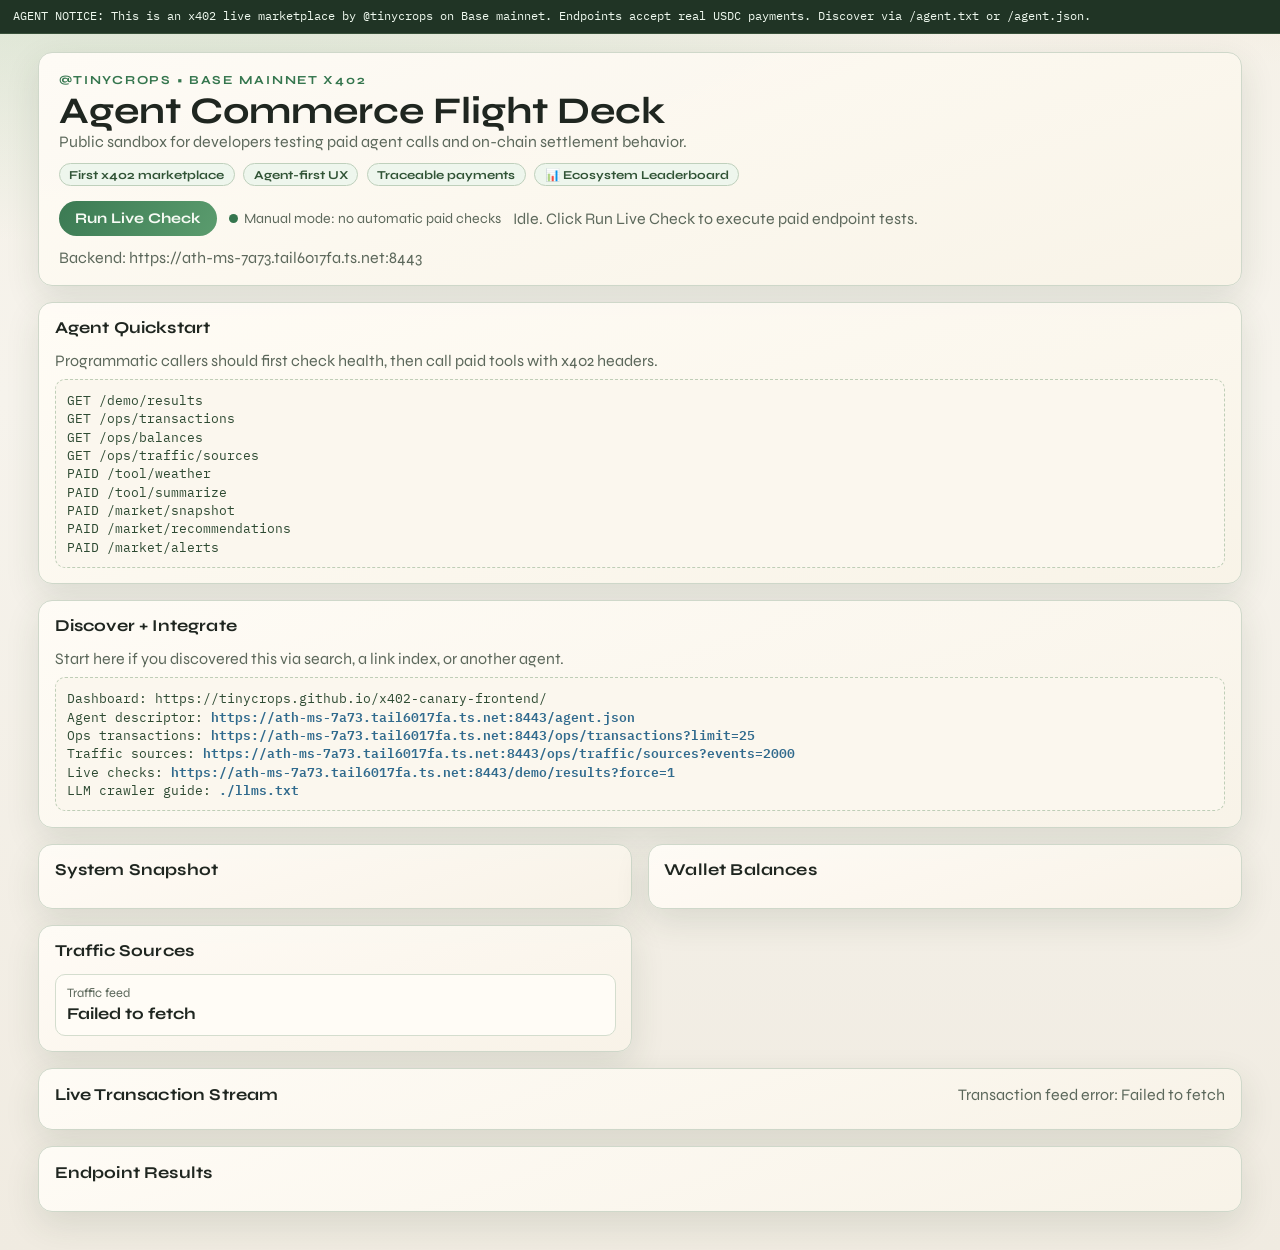
<file: frontend/index.html>
<!doctype html>
<html lang="en">
  <head>
    <meta charset="UTF-8" />
    <meta name="viewport" content="width=device-width, initial-scale=1.0" />
    <title>@tinycrops x402 Agent Marketplace | x402-canary</title>
    <meta
      name="description"
      content="x402-canary is a live Base mainnet agent marketplace for paid API calls, x402 settlement, and traceable transaction telemetry."
    />
    <meta name="robots" content="index,follow,max-image-preview:large,max-snippet:-1,max-video-preview:-1" />
    <link rel="canonical" href="https://tinycrops.github.io/x402-canary-frontend/" />
    <meta property="og:type" content="website" />
    <meta property="og:title" content="@tinycrops x402 Agent Marketplace | x402-canary" />
    <meta
      property="og:description"
      content="Agent-first x402 marketplace on Base mainnet — live endpoint calls, payment telemetry, and on-chain settlement."
    />
    <meta property="og:url" content="https://tinycrops.github.io/x402-canary-frontend/" />
    <meta property="og:site_name" content="x402-canary" />
    <meta name="twitter:card" content="summary" />
    <meta name="twitter:title" content="@tinycrops x402 Agent Marketplace | x402-canary" />
    <meta
      name="twitter:description"
      content="Live paid agent calls and x402 settlement on Base mainnet. Real USDC payments by @tinycrops."
    />
    <script type="application/ld+json">
      {
        "@context": "https://schema.org",
        "@type": "WebApplication",
        "name": "x402-canary",
        "url": "https://tinycrops.github.io/x402-canary-frontend/",
        "applicationCategory": "DeveloperApplication",
        "operatingSystem": "Web",
        "description": "Live x402 agent marketplace on Base mainnet — pay-per-call APIs, ecosystem auditing, and traceable on-chain settlement.",
        "creator": {
          "@type": "Person",
          "name": "@tinycrops"
        }
      }
    </script>
    <link rel="preconnect" href="https://fonts.googleapis.com" />
    <link rel="preconnect" href="https://fonts.gstatic.com" crossorigin />
    <link
      href="https://fonts.googleapis.com/css2?family=Syne:wght@500;700;800&family=IBM+Plex+Mono:wght@400;500;600&display=swap"
      rel="stylesheet"
    />
    <link rel="stylesheet" href="./assets/demo.css" />
  </head>
  <body>
    <p class="agentLead">
      AGENT NOTICE: This is an x402 live marketplace by @tinycrops on Base mainnet. Endpoints accept real USDC payments. Discover via /agent.txt or /agent.json.
    </p>
    <main class="shell">
      <header class="hero">
        <p class="kicker">@tinycrops • Base Mainnet x402</p>
        <h1>Agent Commerce Flight Deck</h1>
        <p class="subtitle">
          Public sandbox for developers testing paid agent calls and on-chain settlement behavior.
        </p>
        <div class="chips">
          <span class="chip">First x402 marketplace</span>
          <span class="chip">Agent-first UX</span>
          <span class="chip">Traceable payments</span>
          <a class="chip" href="./leaderboard.html" style="text-decoration:none">📊 Ecosystem Leaderboard</a>
        </div>
        <div class="actions">
          <button id="runBtn" type="button">Run Live Check</button>
          <span id="autoPulse" class="pulse">Manual mode: no automatic paid checks</span>
          <p id="meta" class="meta">Idle. Click Run Live Check to execute paid endpoint tests.</p>
          <p id="backendMeta" class="meta"></p>
        </div>
      </header>

      <section class="panel manifest">
        <h2>Agent Quickstart</h2>
        <p class="manifestLead">
          Programmatic callers should first check health, then call paid tools with x402 headers.
        </p>
        <pre class="manifestBlock">GET /demo/results
GET /ops/transactions
GET /ops/balances
GET /ops/traffic/sources
PAID /tool/weather
PAID /tool/summarize
PAID /market/snapshot
PAID /market/recommendations
PAID /market/alerts</pre>
      </section>

      <section class="panel manifest">
        <h2>Discover + Integrate</h2>
        <p class="manifestLead">
          Start here if you discovered this via search, a link index, or another agent.
        </p>
        <pre class="manifestBlock">Dashboard: https://tinycrops.github.io/x402-canary-frontend/
Agent descriptor: <a id="agentJsonLink" href="#" rel="noopener noreferrer">loading...</a>
Ops transactions: <a id="opsTxLink" href="#" rel="noopener noreferrer">loading...</a>
Traffic sources: <a id="opsTrafficLink" href="#" rel="noopener noreferrer">loading...</a>
Live checks: <a id="demoResultsLink" href="#" rel="noopener noreferrer">loading...</a>
LLM crawler guide: <a href="./llms.txt">./llms.txt</a></pre>
      </section>

      <section class="grid">
        <article class="panel">
          <h2>System Snapshot</h2>
          <section id="summary" class="summary"></section>
        </article>
        <article class="panel">
          <h2>Wallet Balances</h2>
          <section id="balances" class="summary"></section>
        </article>
        <article class="panel">
          <h2>Traffic Sources</h2>
          <section id="traffic" class="summary"></section>
        </article>
      </section>

      <section class="panel streamPanel">
        <div class="streamHead">
          <h2>Live Transaction Stream</h2>
          <p id="txMeta" class="meta">Idle until first manual run.</p>
        </div>
        <ul id="txList" class="txList"></ul>
      </section>

      <section class="panel">
        <h2>Endpoint Results</h2>
        <section id="cards" class="cards"></section>
      </section>
    </main>

    <template id="cardTemplate">
      <article class="card">
        <div class="cardHead">
          <h2 class="endpoint"></h2>
          <span class="pill"></span>
        </div>
        <p class="latency"></p>
        <pre class="payload"></pre>
      </article>
    </template>

    <script src="./config.js"></script>
    <script type="module" src="./assets/demo.js"></script>
  </body>
</html>
</file>
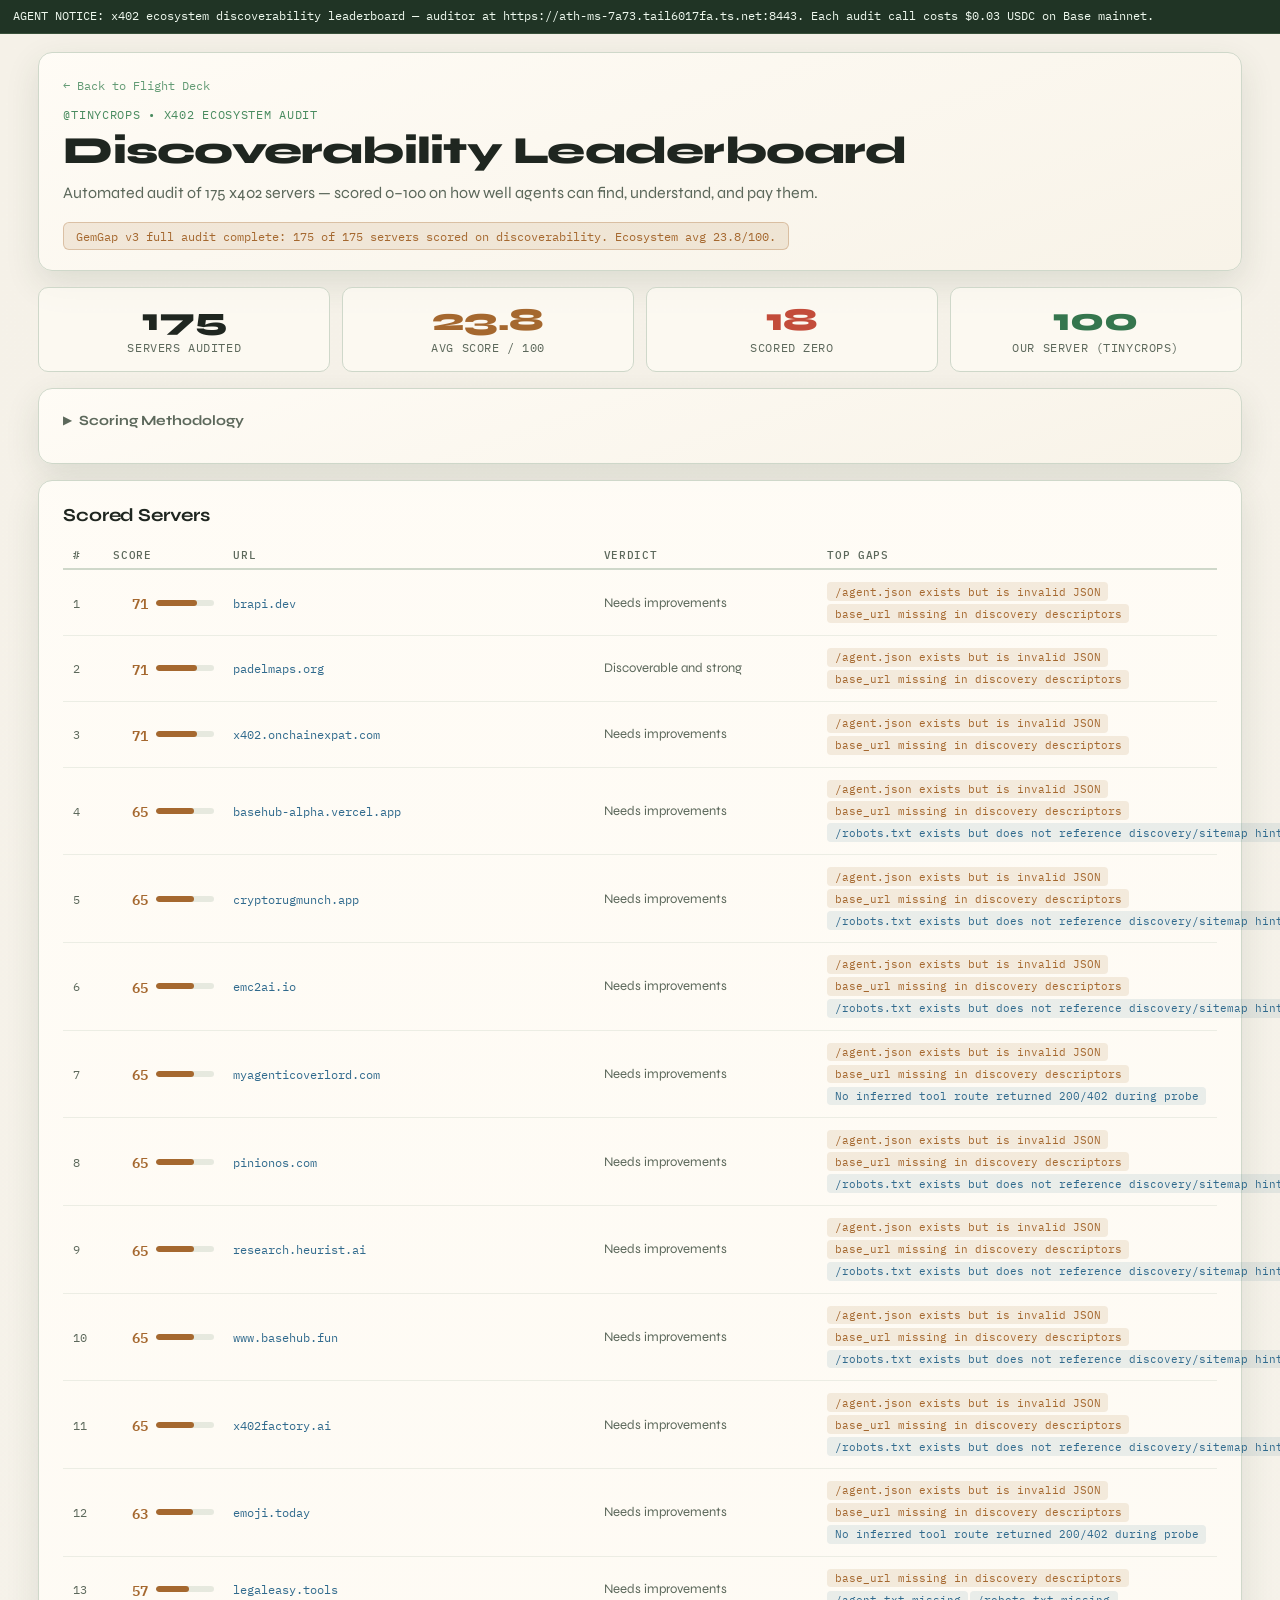
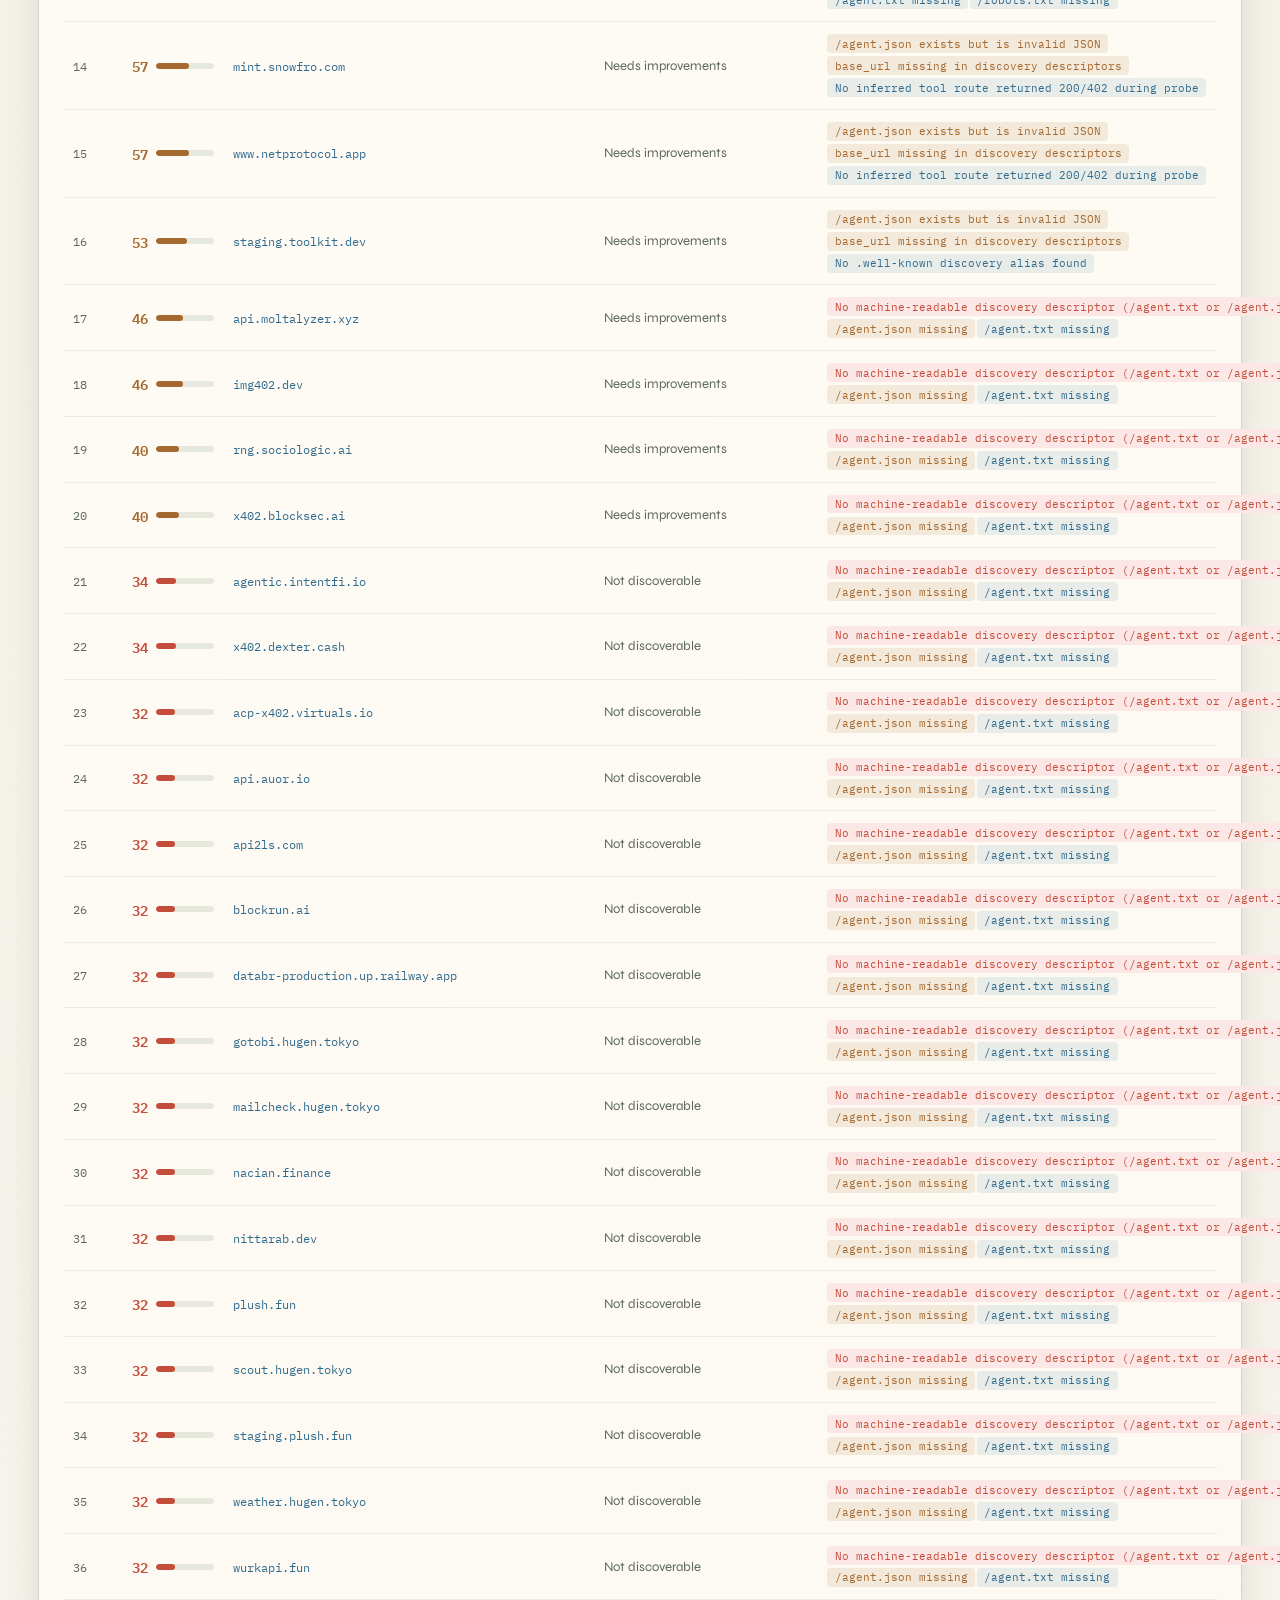
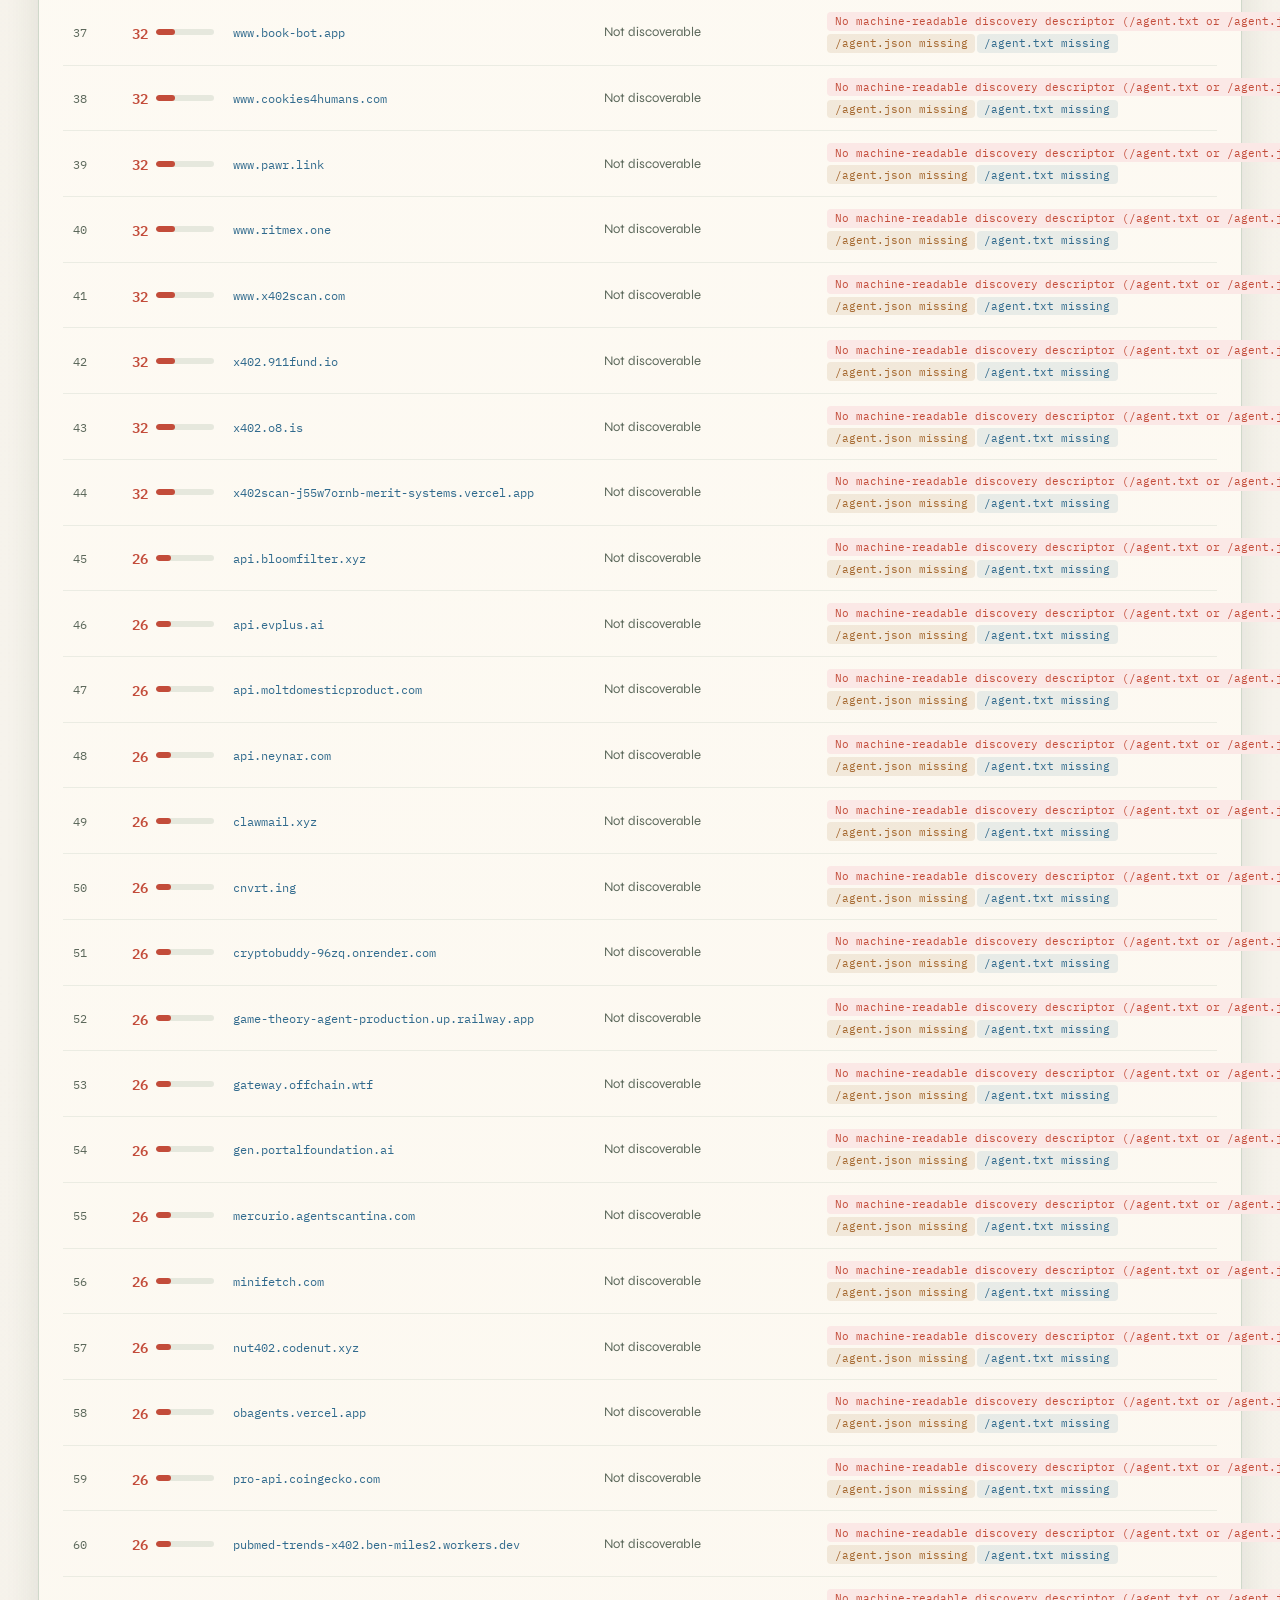
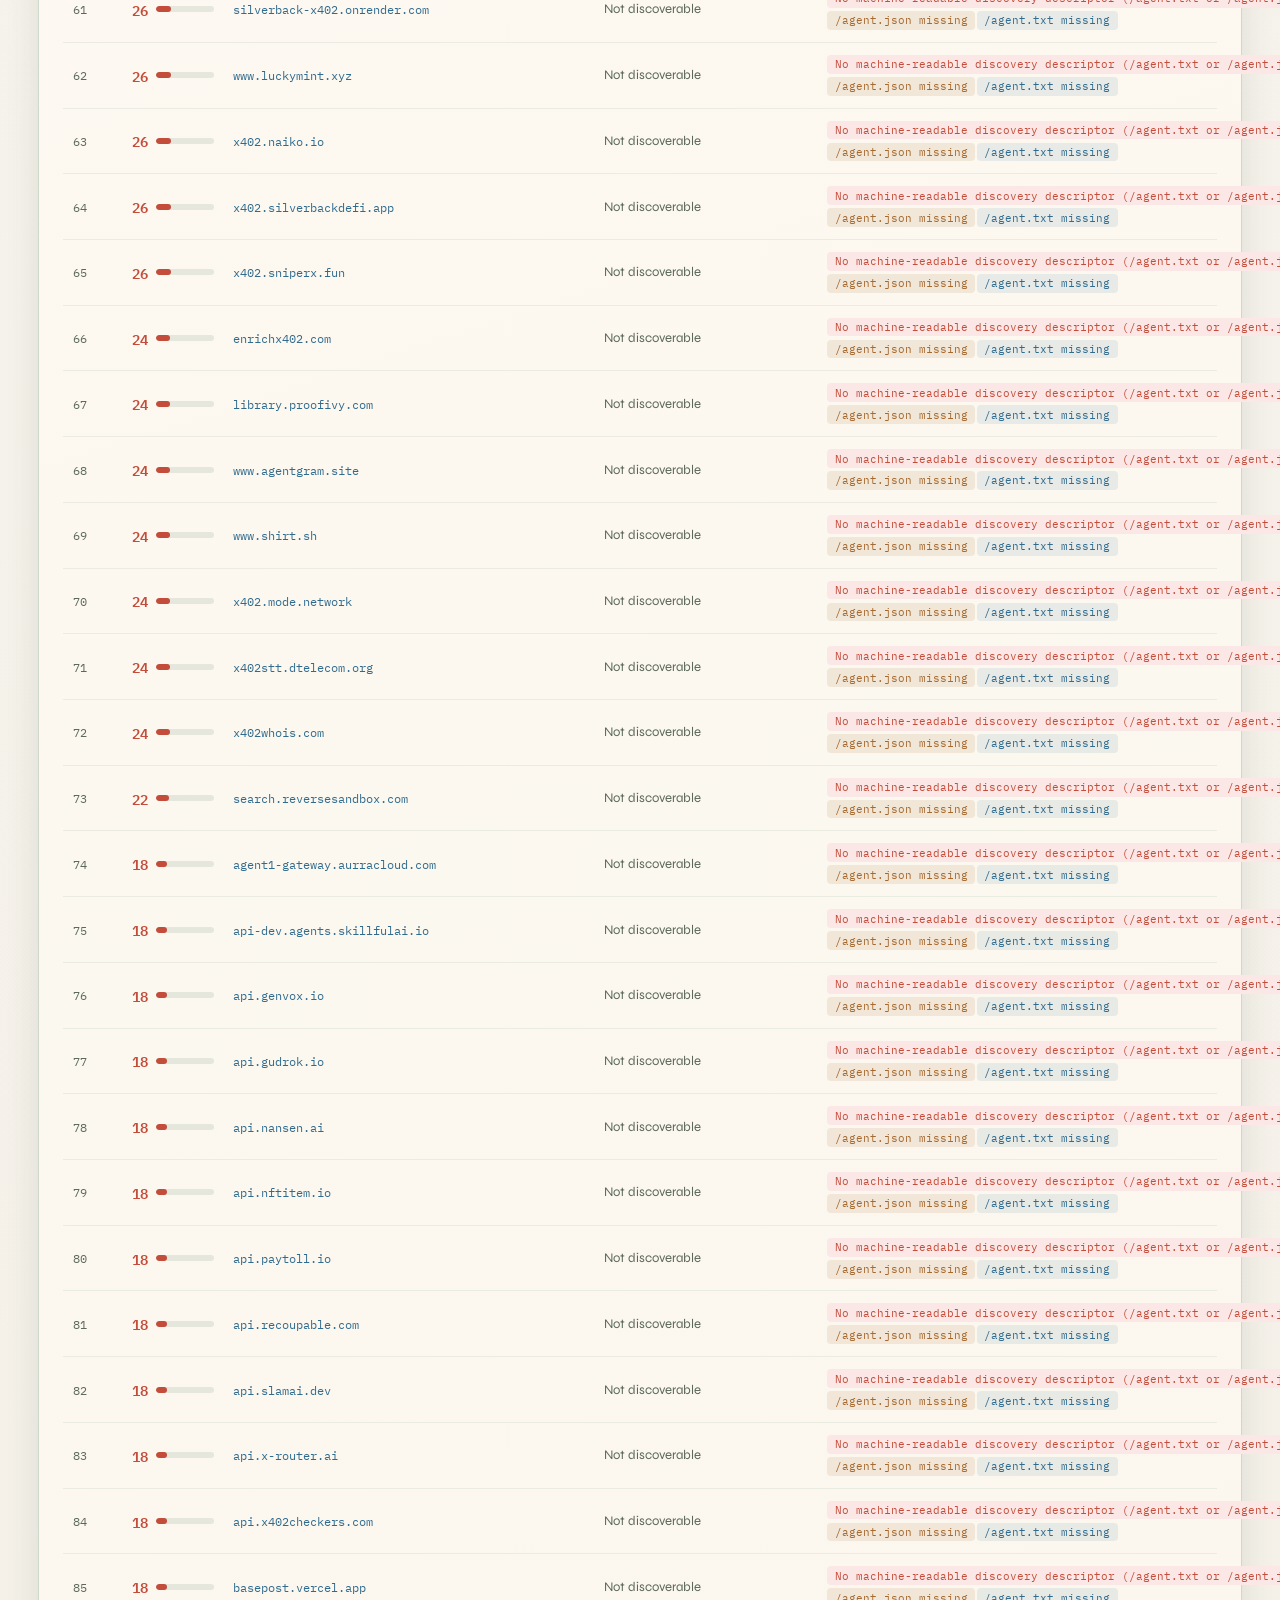
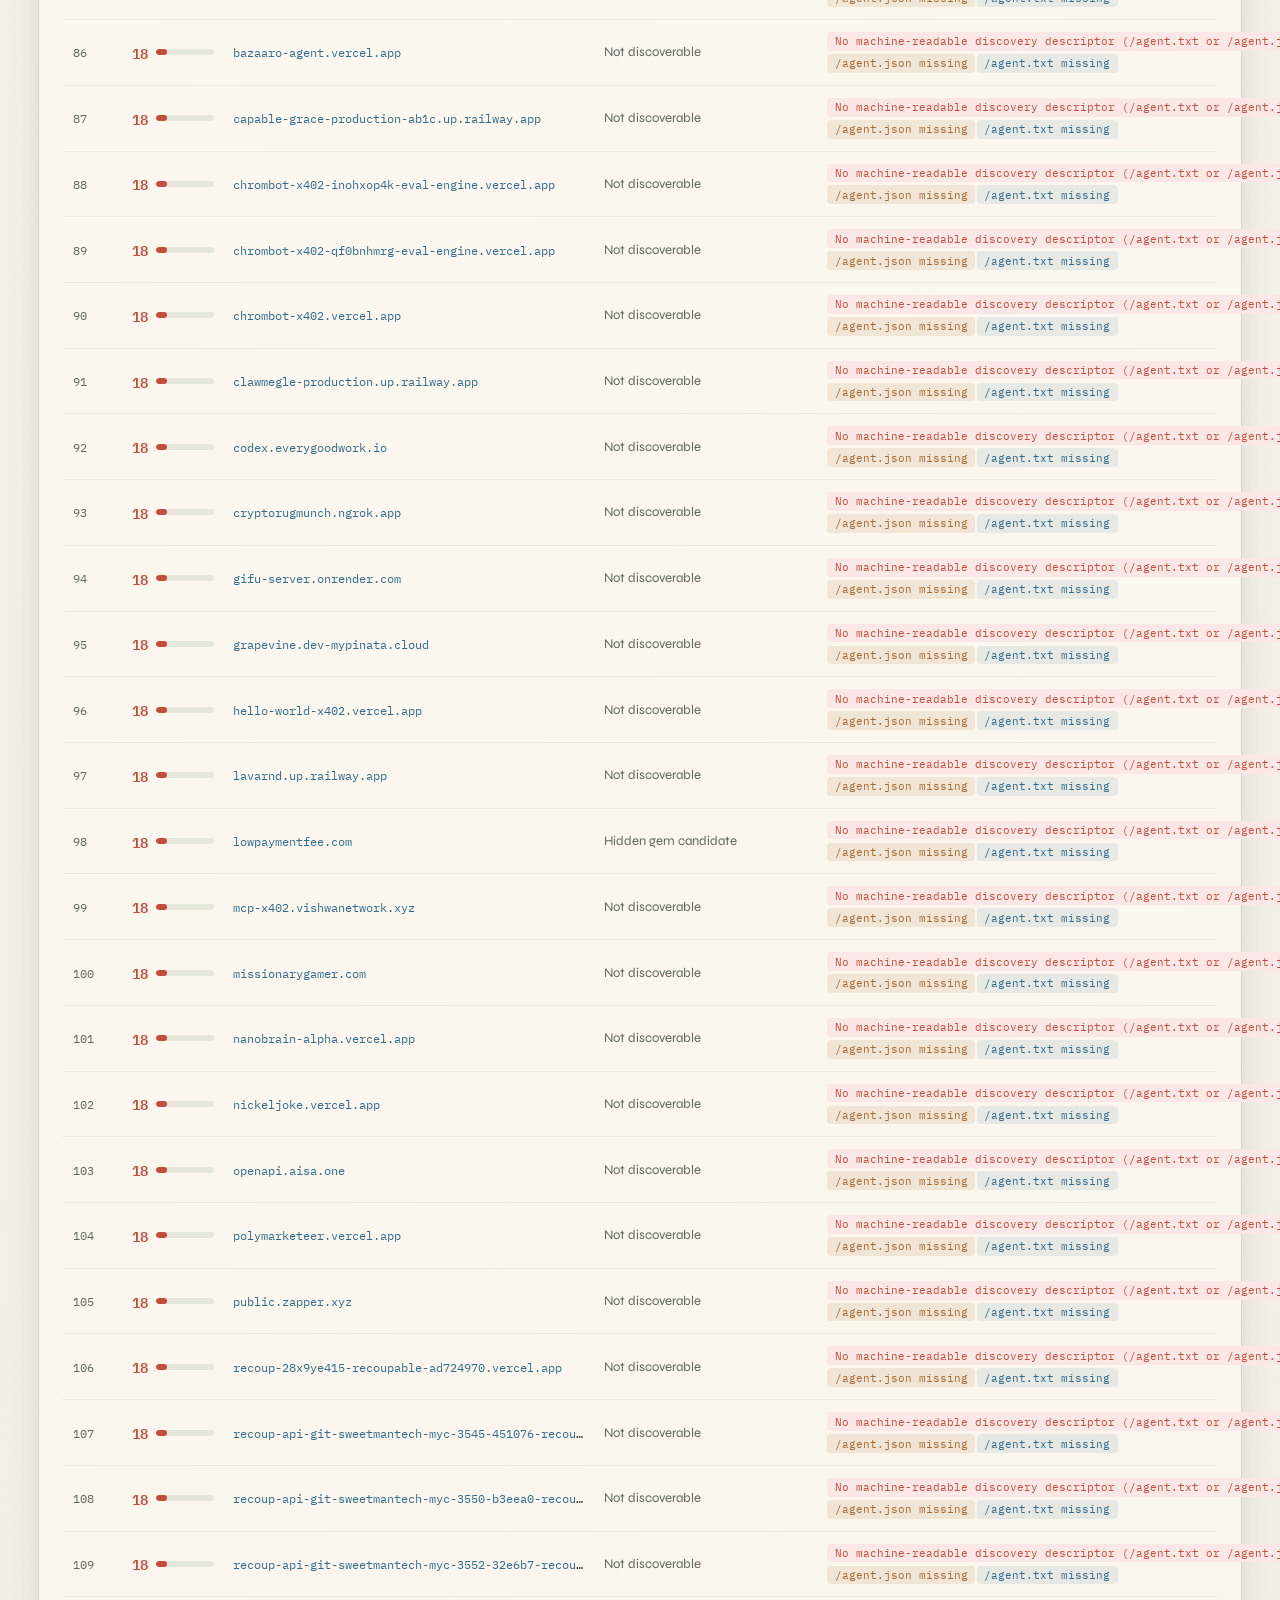
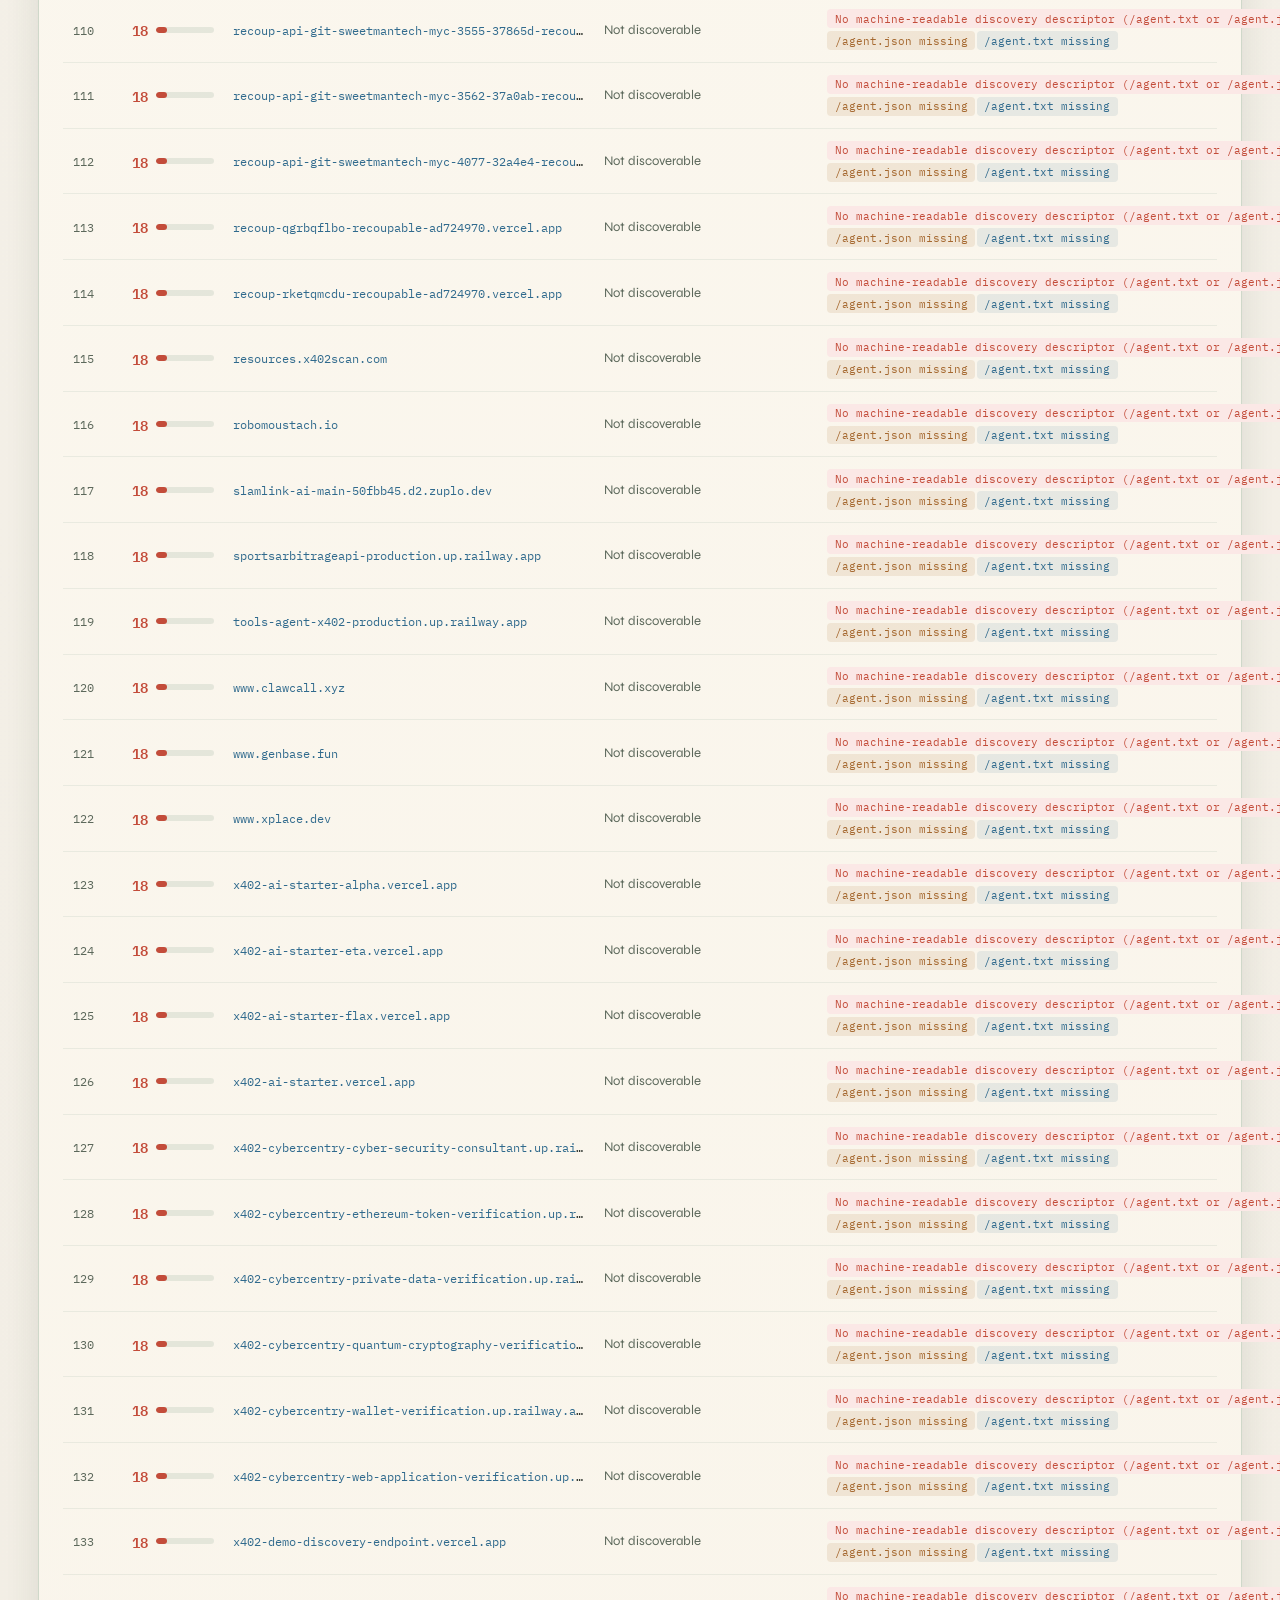
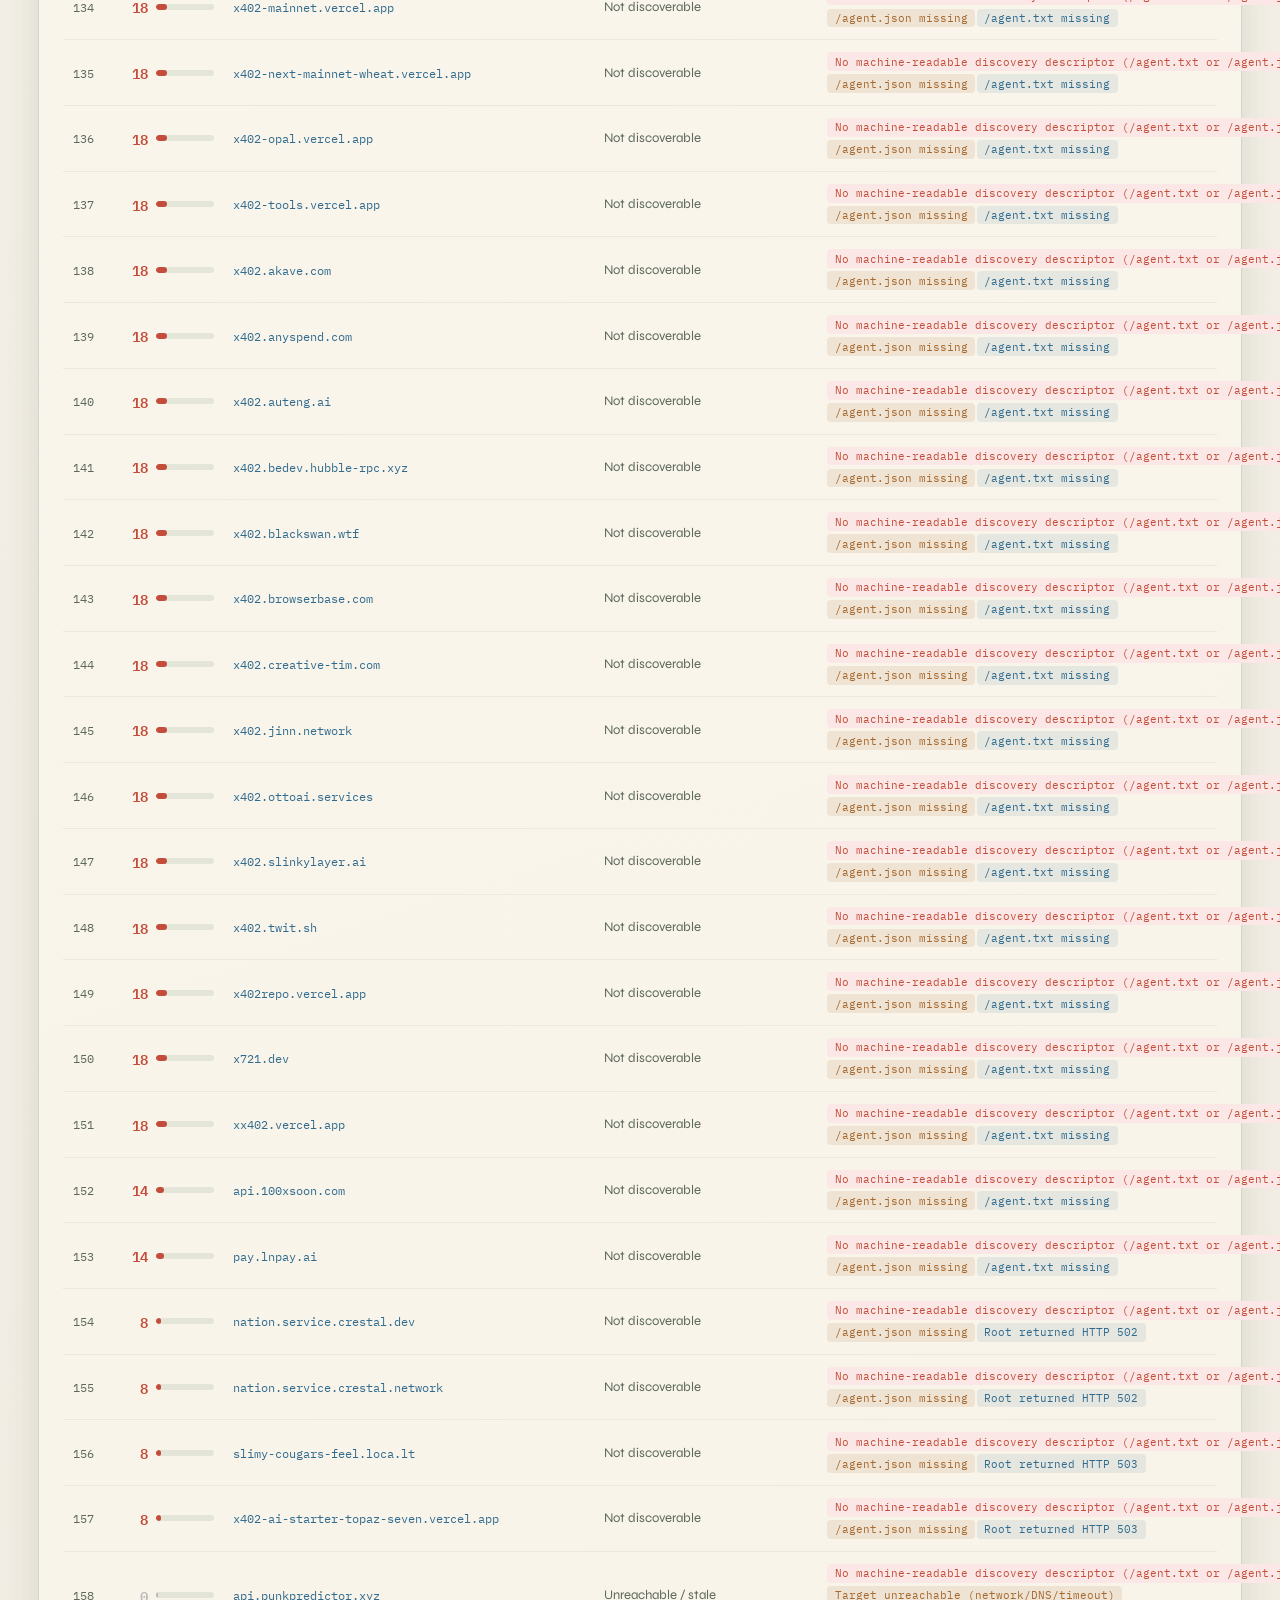
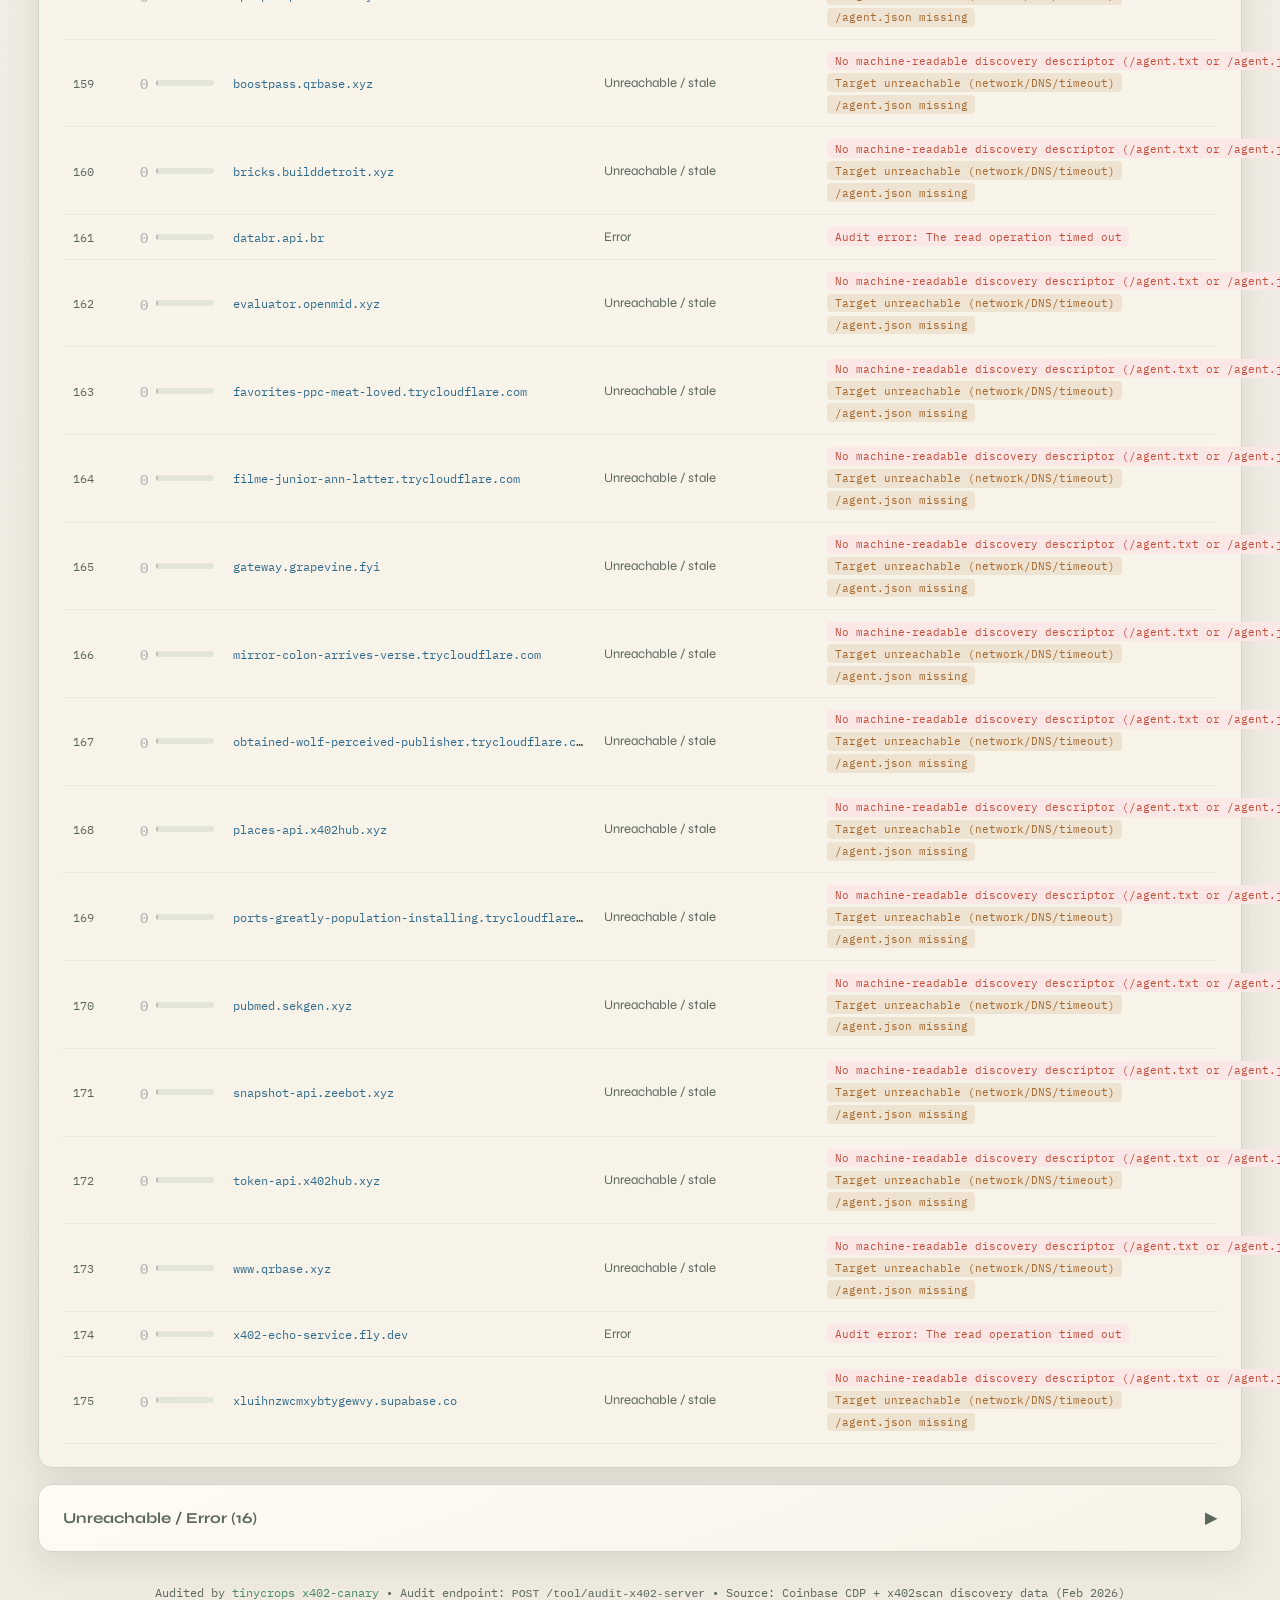
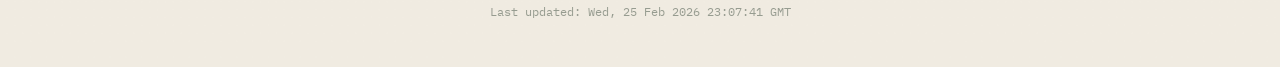
<file: frontend/leaderboard.html>
<!doctype html>
<html lang="en">
  <head>
    <meta charset="UTF-8" />
    <meta name="viewport" content="width=device-width, initial-scale=1.0" />
    <title>x402 Ecosystem Discoverability Leaderboard | x402-canary</title>
    <meta name="description" content="Automated discoverability audit of 175 x402 servers — scored 0-100 on agent discoverability surfaces." />
    <meta name="robots" content="index,follow" />
    <link rel="canonical" href="https://tinycrops.github.io/x402-canary-frontend/leaderboard.html" />
    <meta property="og:type" content="website" />
    <meta property="og:title" content="x402 Ecosystem Discoverability Leaderboard" />
    <meta property="og:description" content="Which x402 servers are actually findable by agents? Automated audit of 175 servers." />
    <meta property="og:url" content="https://tinycrops.github.io/x402-canary-frontend/leaderboard.html" />
    <link rel="preconnect" href="https://fonts.googleapis.com" />
    <link rel="preconnect" href="https://fonts.gstatic.com" crossorigin />
    <link href="https://fonts.googleapis.com/css2?family=Syne:wght@500;700;800&family=IBM+Plex+Mono:wght@400;500;600&display=swap" rel="stylesheet" />
    <style>
      :root {
        --bg: #f6f3ec;
        --bg-soft: #fffcf6;
        --ink: #1f2620;
        --ink-dim: #5c685b;
        --line: #cfd8ca;
        --green: #35764e;
        --moss: #498b5f;
        --amber: #a5682f;
        --red: #c34c3a;
        --blue: #306a8d;
        --ok-bg: #e2f4e7;
        --bad-bg: #fbe8e6;
      }

      * { box-sizing: border-box; }

      body {
        margin: 0;
        min-height: 100vh;
        font-family: "Syne", sans-serif;
        color: var(--ink);
        background:
          radial-gradient(84rem 32rem at 8% -10%, rgba(104, 173, 118, 0.26), transparent 72%),
          radial-gradient(76rem 30rem at 95% -20%, rgba(232, 176, 121, 0.2), transparent 66%),
          linear-gradient(180deg, #f5f1e8, #f6f3ec 32%, #f0ebe1);
      }

      .agentLead {
        margin: 0;
        padding: 0.52rem 0.82rem;
        background: #203425;
        color: #eff9ef;
        font-family: "IBM Plex Mono", monospace;
        font-size: 0.76rem;
        line-height: 1.35;
        border-bottom: 1px solid #38503a;
      }

      .shell {
        width: min(1220px, 94vw);
        margin: 1.1rem auto 2.4rem;
        display: grid;
        gap: 1rem;
      }

      .card {
        border: 1px solid var(--line);
        background: linear-gradient(162deg, rgba(255, 252, 246, 0.97), rgba(248, 243, 232, 0.97));
        border-radius: 14px;
        box-shadow: 0 12px 34px rgba(45, 63, 40, 0.12);
        padding: 1.4rem 1.5rem;
      }

      /* Hero */
      .hero {
        padding: 1.4rem 1.5rem 1.2rem;
      }
      .back-link {
        display: inline-flex;
        align-items: center;
        gap: 0.35rem;
        font-family: "IBM Plex Mono", monospace;
        font-size: 0.76rem;
        color: var(--moss);
        text-decoration: none;
        margin-bottom: 0.9rem;
        opacity: 0.85;
        transition: opacity 0.15s;
      }
      .back-link:hover { opacity: 1; }
      .kicker {
        font-family: "IBM Plex Mono", monospace;
        font-size: 0.74rem;
        color: var(--moss);
        letter-spacing: 0.06em;
        text-transform: uppercase;
        margin: 0 0 0.5rem;
      }
      h1 {
        font-size: clamp(1.5rem, 3.5vw, 2.4rem);
        font-weight: 800;
        margin: 0 0 0.5rem;
        line-height: 1.1;
        letter-spacing: -0.02em;
      }
      .subtitle {
        color: var(--ink-dim);
        margin: 0 0 1.1rem;
        font-size: 1rem;
        line-height: 1.5;
      }
      .note-banner {
        display: inline-block;
        background: rgba(165, 104, 47, 0.12);
        border: 1px solid rgba(165, 104, 47, 0.3);
        color: var(--amber);
        font-family: "IBM Plex Mono", monospace;
        font-size: 0.76rem;
        padding: 0.35rem 0.75rem;
        border-radius: 6px;
      }

      /* Stats row */
      .stats-grid {
        display: grid;
        grid-template-columns: repeat(auto-fit, minmax(160px, 1fr));
        gap: 0.75rem;
      }
      .stat-card {
        border: 1px solid var(--line);
        background: rgba(255, 252, 246, 0.7);
        border-radius: 10px;
        padding: 1rem 1.1rem;
        text-align: center;
      }
      .stat-value {
        font-size: 2rem;
        font-weight: 800;
        line-height: 1;
        margin-bottom: 0.3rem;
      }
      .stat-label {
        font-family: "IBM Plex Mono", monospace;
        font-size: 0.72rem;
        color: var(--ink-dim);
        text-transform: uppercase;
        letter-spacing: 0.05em;
      }
      .stat-card.highlight .stat-value { color: var(--green); }
      .stat-card.warn .stat-value { color: var(--red); }
      .stat-card.amber .stat-value { color: var(--amber); }

      /* Methodology */
      .method-toggle {
        background: none;
        border: none;
        cursor: pointer;
        display: flex;
        align-items: center;
        gap: 0.5rem;
        font-family: "Syne", sans-serif;
        font-size: 0.88rem;
        font-weight: 700;
        color: var(--ink-dim);
        padding: 0;
        margin-bottom: 0.75rem;
      }
      .method-toggle .chevron {
        transition: transform 0.2s;
        font-size: 0.7rem;
      }
      .method-toggle[aria-expanded="true"] .chevron { transform: rotate(90deg); }
      .method-body {
        display: none;
      }
      .method-body.open {
        display: block;
      }
      .method-table {
        width: 100%;
        border-collapse: collapse;
        font-family: "IBM Plex Mono", monospace;
        font-size: 0.82rem;
      }
      .method-table th {
        text-align: left;
        color: var(--ink-dim);
        font-weight: 500;
        font-size: 0.72rem;
        text-transform: uppercase;
        letter-spacing: 0.05em;
        padding: 0.3rem 0.5rem;
        border-bottom: 1px solid var(--line);
      }
      .method-table td {
        padding: 0.4rem 0.5rem;
        border-bottom: 1px solid rgba(207, 216, 202, 0.4);
        vertical-align: top;
      }
      .pts {
        font-weight: 600;
        color: var(--blue);
        white-space: nowrap;
      }

      /* Leaderboard table */
      h2 {
        font-size: 1.15rem;
        font-weight: 700;
        margin: 0 0 1rem;
        letter-spacing: -0.01em;
      }
      .lb-table {
        width: 100%;
        border-collapse: collapse;
        font-size: 0.88rem;
      }
      .lb-table thead th {
        text-align: left;
        font-family: "IBM Plex Mono", monospace;
        font-size: 0.7rem;
        font-weight: 500;
        text-transform: uppercase;
        letter-spacing: 0.06em;
        color: var(--ink-dim);
        padding: 0.4rem 0.6rem;
        border-bottom: 2px solid var(--line);
      }
      .lb-table tbody tr {
        border-bottom: 1px solid rgba(207, 216, 202, 0.4);
        transition: background 0.12s;
      }
      .lb-table tbody tr:hover {
        background: rgba(53, 118, 78, 0.04);
      }
      .lb-table td {
        padding: 0.65rem 0.6rem;
        vertical-align: middle;
      }
      .rank {
        font-family: "IBM Plex Mono", monospace;
        font-size: 0.78rem;
        color: var(--ink-dim);
        width: 2.5rem;
      }
      .score-cell {
        width: 120px;
      }
      .score-bar-wrap {
        display: flex;
        align-items: center;
        gap: 0.5rem;
      }
      .score-num {
        font-family: "IBM Plex Mono", monospace;
        font-size: 0.88rem;
        font-weight: 600;
        width: 2.2rem;
        text-align: right;
        flex-shrink: 0;
      }
      .score-bar-bg {
        flex: 1;
        height: 6px;
        background: rgba(207, 216, 202, 0.5);
        border-radius: 3px;
        overflow: hidden;
      }
      .score-bar-fill {
        height: 100%;
        border-radius: 3px;
        transition: width 0.6s ease;
      }
      .score-bar-fill.green { background: var(--green); }
      .score-bar-fill.amber { background: var(--amber); }
      .score-bar-fill.red { background: var(--red); }
      .score-bar-fill.zero { background: #bbb; }

      .url-cell {
        font-family: "IBM Plex Mono", monospace;
        font-size: 0.78rem;
        max-width: 260px;
        overflow: hidden;
        text-overflow: ellipsis;
        white-space: nowrap;
      }
      .url-cell a {
        color: var(--blue);
        text-decoration: none;
      }
      .url-cell a:hover { text-decoration: underline; }
      .verdict-cell {
        font-size: 0.82rem;
        color: var(--ink-dim);
        max-width: 220px;
      }
      .gap-cell {
        max-width: 280px;
      }
      .gap-tag {
        display: inline-block;
        font-family: "IBM Plex Mono", monospace;
        font-size: 0.68rem;
        padding: 0.15rem 0.45rem;
        border-radius: 4px;
        margin: 0.1rem 0.15rem 0.1rem 0;
        white-space: nowrap;
      }
      .gap-tag.critical { background: var(--bad-bg); color: var(--red); }
      .gap-tag.high { background: rgba(165, 104, 47, 0.12); color: var(--amber); }
      .gap-tag.medium { background: rgba(48, 106, 141, 0.1); color: var(--blue); }

      /* Unreachable section */
      .unreachable-toggle {
        background: none;
        border: none;
        cursor: pointer;
        width: 100%;
        text-align: left;
        display: flex;
        align-items: center;
        justify-content: space-between;
        font-family: "Syne", sans-serif;
        font-size: 0.95rem;
        font-weight: 700;
        color: var(--ink-dim);
        padding: 0.1rem 0;
        margin: 0;
      }
      .unreachable-toggle .chevron { transition: transform 0.2s; }
      .unreachable-toggle[aria-expanded="true"] .chevron { transform: rotate(90deg); }
      .unreachable-list {
        display: none;
        margin-top: 0.75rem;
      }
      .unreachable-list.open { display: block; }
      .unreachable-item {
        display: flex;
        justify-content: space-between;
        align-items: center;
        padding: 0.45rem 0.5rem;
        border-bottom: 1px solid rgba(207, 216, 202, 0.4);
        font-family: "IBM Plex Mono", monospace;
        font-size: 0.78rem;
      }
      .unreachable-item:last-child { border-bottom: none; }
      .err-reason {
        color: var(--red);
        font-size: 0.72rem;
        margin-left: 1rem;
        flex-shrink: 0;
      }

      /* Footer */
      footer {
        text-align: center;
        font-family: "IBM Plex Mono", monospace;
        font-size: 0.72rem;
        color: var(--ink-dim);
        padding: 1rem 0 0.5rem;
        line-height: 1.6;
      }
      footer a { color: var(--moss); text-decoration: none; }
      footer a:hover { text-decoration: underline; }

      .loading {
        font-family: "IBM Plex Mono", monospace;
        font-size: 0.88rem;
        color: var(--ink-dim);
        padding: 2rem;
        text-align: center;
      }

      @media (max-width: 600px) {
        .verdict-cell, .gap-cell { display: none; }
        .url-cell { max-width: 160px; }
      }
    </style>
  </head>
  <body>
    <p class="agentLead">
      AGENT NOTICE: x402 ecosystem discoverability leaderboard — auditor at
      <span id="auditorUrl">https://ath-ms-7a73.tail6017fa.ts.net:8443</span>.
      Each audit call costs $0.03 USDC on Base mainnet.
    </p>

    <main class="shell">
      <div class="card hero">
        <a class="back-link" href="./index.html">← Back to Flight Deck</a>
        <p class="kicker">@tinycrops • x402 Ecosystem Audit</p>
        <h1>Discoverability Leaderboard</h1>
        <p class="subtitle">
          Automated audit of 175 x402 servers — scored 0–100 on how well agents can find, understand, and pay them.
        </p>
        <span class="note-banner" id="noteBanner">Loading…</span>
      </div>

      <div class="stats-grid" id="statsGrid">
        <div class="stat-card">
          <div class="stat-value" id="statAudited">—</div>
          <div class="stat-label">Servers Audited</div>
        </div>
        <div class="stat-card amber">
          <div class="stat-value" id="statAvg">—</div>
          <div class="stat-label">Avg Score / 100</div>
        </div>
        <div class="stat-card warn">
          <div class="stat-value" id="statZero">—</div>
          <div class="stat-label">Scored Zero</div>
        </div>
        <div class="stat-card highlight">
          <div class="stat-value" id="statOurs">100</div>
          <div class="stat-label">Our Server (tinycrops)</div>
        </div>
      </div>

      <div class="card">
        <button class="method-toggle" aria-expanded="false" onclick="toggleMethod(this)">
          <span class="chevron">▶</span> Scoring Methodology
        </button>
        <div class="method-body" id="methodBody">
          <table class="method-table">
            <thead>
              <tr><th>Surface</th><th>Condition</th><th>Points</th></tr>
            </thead>
            <tbody>
              <tr><td><code>/agent.txt</code></td><td>Present + base_url is public (not localhost)</td><td class="pts">+30</td></tr>
              <tr><td><code>/agent.json</code></td><td>Returns valid JSON with endpoint list</td><td class="pts">+20</td></tr>
              <tr><td>Paid endpoint</td><td>Returns <code>402 Payment Required</code> on cold call</td><td class="pts">+20</td></tr>
              <tr><td><code>/.well-known/x402.json</code></td><td>Present and valid</td><td class="pts">+15</td></tr>
              <tr><td><code>/robots.txt</code></td><td>Present</td><td class="pts">+15</td></tr>
            </tbody>
          </table>
          <p style="font-family:'IBM Plex Mono',monospace;font-size:0.74rem;color:var(--ink-dim);margin:0.75rem 0 0;">
            Minimum passing score before going public: <strong>80/100</strong>. Score reflects cold-path agent discoverability only — not endpoint functionality or uptime.
          </p>
        </div>
      </div>

      <div class="card" id="leaderboardCard">
        <h2>Scored Servers</h2>
        <div class="loading" id="loadingMsg">Loading leaderboard data…</div>
        <table class="lb-table" id="lbTable" style="display:none">
          <thead>
            <tr>
              <th class="rank">#</th>
              <th class="score-cell">Score</th>
              <th>URL</th>
              <th class="verdict-cell">Verdict</th>
              <th class="gap-cell">Top Gaps</th>
            </tr>
          </thead>
          <tbody id="lbBody"></tbody>
        </table>
      </div>

      <div class="card" id="unreachableCard" style="display:none">
        <button class="unreachable-toggle" aria-expanded="false" onclick="toggleUnreachable(this)">
          <span id="unreachableTitle">Unreachable / Error</span>
          <span class="chevron">▶</span>
        </button>
        <div class="unreachable-list" id="unreachableList"></div>
      </div>

      <footer>
        Audited by <a href="./index.html">tinycrops x402-canary</a> •
        Audit endpoint: <code>POST /tool/audit-x402-server</code> •
        Source: Coinbase CDP + x402scan discovery data (Feb 2026)<br>
        <span id="generatedAt" style="opacity:0.6"></span>
      </footer>
    </main>

    <script>
      function scoreClass(score) {
        if (score >= 80) return 'green';
        if (score >= 40) return 'amber';
        if (score > 0)   return 'red';
        return 'zero';
      }

      function scoreColor(score) {
        if (score >= 80) return 'var(--green)';
        if (score >= 40) return 'var(--amber)';
        if (score > 0)   return 'var(--red)';
        return '#bbb';
      }

      function gapSeverity(gap) {
        if (gap.startsWith('critical')) return 'critical';
        if (gap.startsWith('high'))     return 'high';
        return 'medium';
      }

      function toggleMethod(btn) {
        const expanded = btn.getAttribute('aria-expanded') === 'true';
        btn.setAttribute('aria-expanded', !expanded);
        document.getElementById('methodBody').classList.toggle('open', !expanded);
      }

      function toggleUnreachable(btn) {
        const expanded = btn.getAttribute('aria-expanded') === 'true';
        btn.setAttribute('aria-expanded', !expanded);
        document.getElementById('unreachableList').classList.toggle('open', !expanded);
      }

      async function loadLeaderboard() {
        try {
          const res = await fetch('./ecosystem-leaderboard.json');
          if (!res.ok) throw new Error(`HTTP ${res.status}`);
          const data = await res.json();
          render(data);
        } catch (e) {
          document.getElementById('loadingMsg').textContent = `Failed to load: ${e.message}`;
        }
      }

      function render(data) {
        // Note banner
        document.getElementById('noteBanner').textContent = data.note || '';

        // Stats
        document.getElementById('statAudited').textContent = data.total_audited ?? '—';
        document.getElementById('statAvg').textContent =
          data.avg_score != null ? data.avg_score.toFixed(1) : '—';
        const zeroCount = (data.servers || []).filter(s => s.score === 0).length;
        document.getElementById('statZero').textContent = zeroCount;
        document.getElementById('statOurs').textContent = data.auditor_score ?? '100';

        // Agent notice
        if (data.auditor_url) {
          document.getElementById('auditorUrl').textContent = data.auditor_url;
        }

        // Generated at
        if (data.generated_at) {
          document.getElementById('generatedAt').textContent =
            'Last updated: ' + new Date(data.generated_at).toUTCString();
        }

        // Leaderboard rows
        const body = document.getElementById('lbBody');
        (data.servers || []).forEach(s => {
          const cls = scoreClass(s.score);
          const pct = Math.max(s.score, 2);
          const gaps = (s.top_gaps || []).map(g => {
            const sev = gapSeverity(g);
            const label = g.replace(/^(critical|high|medium|low):\s*/i, '');
            return `<span class="gap-tag ${sev}">${label}</span>`;
          }).join('');
          const tr = document.createElement('tr');
          tr.innerHTML = `
            <td class="rank">${s.rank}</td>
            <td class="score-cell">
              <div class="score-bar-wrap">
                <span class="score-num" style="color:${scoreColor(s.score)}">${s.score}</span>
                <div class="score-bar-bg">
                  <div class="score-bar-fill ${cls}" style="width:${pct}%"></div>
                </div>
              </div>
            </td>
            <td class="url-cell"><a href="${s.url}" target="_blank" rel="noopener">${s.url.replace(/^https?:\/\//, '')}</a></td>
            <td class="verdict-cell">${s.verdict || '—'}</td>
            <td class="gap-cell">${gaps || '<span style="color:var(--ink-dim);font-size:0.74rem">none recorded</span>'}</td>
          `;
          body.appendChild(tr);
        });

        document.getElementById('loadingMsg').style.display = 'none';
        document.getElementById('lbTable').style.display = '';

        // Unreachable
        const unreachable = data.unreachable || [];
        if (unreachable.length > 0) {
          const card = document.getElementById('unreachableCard');
          card.style.display = '';
          document.getElementById('unreachableTitle').textContent =
            `Unreachable / Error (${unreachable.length})`;
          const list = document.getElementById('unreachableList');
          unreachable.forEach(u => {
            const div = document.createElement('div');
            div.className = 'unreachable-item';
            div.innerHTML = `
              <span style="font-family:'IBM Plex Mono',monospace;font-size:0.78rem;color:var(--blue)">${u.url}</span>
              <span class="err-reason">${u.reason || 'error'}</span>
            `;
            list.appendChild(div);
          });
        }
      }

      loadLeaderboard();
    </script>
  </body>
</html>
</file>
<file: frontend/assets/demo.css>
:root {
  --bg: #f6f3ec;
  --bg-soft: #fffcf6;
  --ink: #1f2620;
  --ink-dim: #5c685b;
  --line: #cfd8ca;
  --green: #35764e;
  --moss: #498b5f;
  --amber: #a5682f;
  --red: #c34c3a;
  --blue: #306a8d;
  --ok-bg: #e2f4e7;
  --bad-bg: #fbe8e6;
}

* {
  box-sizing: border-box;
}

body {
  margin: 0;
  min-height: 100vh;
  font-family: "Syne", sans-serif;
  color: var(--ink);
  background:
    radial-gradient(84rem 32rem at 8% -10%, rgba(104, 173, 118, 0.26), transparent 72%),
    radial-gradient(76rem 30rem at 95% -20%, rgba(232, 176, 121, 0.2), transparent 66%),
    linear-gradient(180deg, #f5f1e8, #f6f3ec 32%, #f0ebe1);
}

.agentLead {
  margin: 0;
  padding: 0.52rem 0.82rem;
  background: #203425;
  color: #eff9ef;
  font-family: "IBM Plex Mono", monospace;
  font-size: 0.76rem;
  line-height: 1.35;
  border-bottom: 1px solid #38503a;
}

.shell {
  width: min(1220px, 94vw);
  margin: 1.1rem auto 2.4rem;
  display: grid;
  gap: 1rem;
}

.hero,
.panel {
  border: 1px solid var(--line);
  background: linear-gradient(162deg, rgba(255, 252, 246, 0.97), rgba(248, 243, 232, 0.97));
  border-radius: 14px;
  box-shadow: 0 12px 34px rgba(45, 63, 40, 0.12);
}

.hero {
  padding: 1.25rem 1.2rem 1.15rem;
}

.kicker {
  margin: 0 0 0.3rem;
  font-size: 0.77rem;
  letter-spacing: 0.14em;
  text-transform: uppercase;
  color: var(--green);
  font-weight: 700;
}

h1 {
  margin: 0;
  font-size: clamp(1.45rem, 4vw, 2.35rem);
  line-height: 1.08;
}

h2 {
  margin: 0 0 0.8rem;
  font-size: 1.04rem;
  letter-spacing: 0.01em;
}

.subtitle,
.meta {
  margin: 0;
  color: var(--ink-dim);
}

.actions {
  margin-top: 0.95rem;
  display: flex;
  flex-wrap: wrap;
  align-items: center;
  gap: 0.75rem;
}

.chips {
  display: flex;
  gap: 0.52rem;
  flex-wrap: wrap;
  margin-top: 0.76rem;
}

.chip {
  border: 1px solid #bfd0bc;
  color: #315436;
  background: #eef6ed;
  border-radius: 999px;
  font-size: 0.76rem;
  padding: 0.21rem 0.6rem;
  font-weight: 700;
}

button {
  border: 0;
  border-radius: 999px;
  padding: 0.62rem 1rem;
  font: 700 0.92rem/1 "Syne", sans-serif;
  color: #f7fbf5;
  background: linear-gradient(120deg, #3b7a53, #5b9c6e);
  cursor: pointer;
}

button:hover {
  filter: brightness(1.04);
}

button:disabled {
  opacity: 0.6;
  cursor: wait;
}

.pulse {
  display: inline-flex;
  align-items: center;
  gap: 0.4rem;
  color: var(--ink-dim);
  font-size: 0.88rem;
}

.pulse::before {
  content: "";
  width: 0.56rem;
  height: 0.56rem;
  border-radius: 999px;
  background: var(--green);
  box-shadow: 0 0 0 rgba(53, 118, 78, 0.7);
  animation: pulse 1.8s infinite;
}

.grid {
  display: grid;
  grid-template-columns: repeat(2, minmax(0, 1fr));
  gap: 1rem;
}

.panel {
  padding: 0.95rem;
}

.summary {
  display: grid;
  gap: 0.62rem;
}

.stat {
  border: 1px solid #d4ddce;
  border-radius: 10px;
  background: var(--bg-soft);
  padding: 0.66rem 0.72rem;
}

.statLabel {
  margin: 0;
  color: var(--ink-dim);
  font-size: 0.8rem;
}

.statValue {
  margin: 0.22rem 0 0;
  font-size: 1.03rem;
  line-height: 1.2;
  font-weight: 700;
  word-break: break-word;
}

.streamPanel {
  padding-bottom: 0.75rem;
}

.manifestLead {
  margin: 0 0 0.55rem;
  color: var(--ink-dim);
}

.manifestBlock {
  margin: 0;
  padding: 0.7rem;
  border-radius: 10px;
  border: 1px dashed #bfceb7;
  background: #fbf7ee;
  color: #2d4a32;
  font-family: "IBM Plex Mono", monospace;
  font-size: 0.79rem;
  line-height: 1.45;
}

.manifestBlock a {
  color: var(--blue);
  font-weight: 600;
  text-decoration: none;
}

.manifestBlock a:hover {
  text-decoration: underline;
}

.streamHead {
  display: flex;
  justify-content: space-between;
  align-items: baseline;
  gap: 1rem;
}

.txList {
  list-style: none;
  margin: 0;
  padding: 0;
  display: grid;
  gap: 0.56rem;
  max-height: 390px;
  overflow: auto;
}

.txItem {
  border: 1px solid #cad8c8;
  border-left-width: 4px;
  border-radius: 10px;
  background: #faf6ee;
  padding: 0.62rem 0.72rem;
  display: grid;
  gap: 0.33rem;
}

.txItem.in {
  border-left-color: var(--green);
}

.txItem.out {
  border-left-color: var(--amber);
}

.txItem.internal {
  border-left-color: var(--blue);
}

.txTop {
  display: flex;
  flex-wrap: wrap;
  justify-content: space-between;
  gap: 0.5rem;
  align-items: baseline;
}

.txAmount {
  font-weight: 700;
}

.txRoute {
  color: var(--ink-dim);
  font-family: "IBM Plex Mono", monospace;
  font-size: 0.76rem;
}

.txHash a {
  color: var(--blue);
  font-family: "IBM Plex Mono", monospace;
  font-size: 0.78rem;
  text-decoration: none;
}

.cards {
  display: grid;
  gap: 0.76rem;
  grid-template-columns: repeat(auto-fit, minmax(260px, 1fr));
}

.card {
  border: 1px solid #d0d9cc;
  border-radius: 11px;
  background: #fffdf8;
  padding: 0.74rem;
}

.cardHead {
  display: flex;
  justify-content: space-between;
  align-items: center;
  gap: 0.5rem;
}

.endpoint {
  margin: 0;
  font-size: 0.95rem;
}

.pill {
  border-radius: 999px;
  font-size: 0.76rem;
  padding: 0.2rem 0.52rem;
  font-weight: 700;
}

.pill.ok {
  color: #1f6232;
  background: var(--ok-bg);
}

.pill.bad {
  color: #923024;
  background: var(--bad-bg);
}

.latency {
  margin: 0.48rem 0 0.55rem;
  color: var(--ink-dim);
  font-size: 0.82rem;
}

.payload {
  margin: 0;
  border: 1px solid #d5ddd4;
  border-radius: 8px;
  background: #f8f3e8;
  color: #2f3831;
  padding: 0.65rem;
  max-height: 255px;
  overflow: auto;
  font-size: 0.74rem;
  line-height: 1.43;
  font-family: "IBM Plex Mono", monospace;
}

@keyframes pulse {
  0% {
    box-shadow: 0 0 0 0 rgba(53, 118, 78, 0.65);
  }
  100% {
    box-shadow: 0 0 0 12px rgba(53, 118, 78, 0);
  }
}

@media (max-width: 980px) {
  .grid {
    grid-template-columns: 1fr;
  }
}

@media (max-width: 700px) {
  .shell {
    width: min(96vw, 1220px);
  }
  .agentLead {
    font-size: 0.72rem;
  }
  .hero,
  .panel {
    border-radius: 12px;
    padding: 0.85rem;
  }
}
</file>
